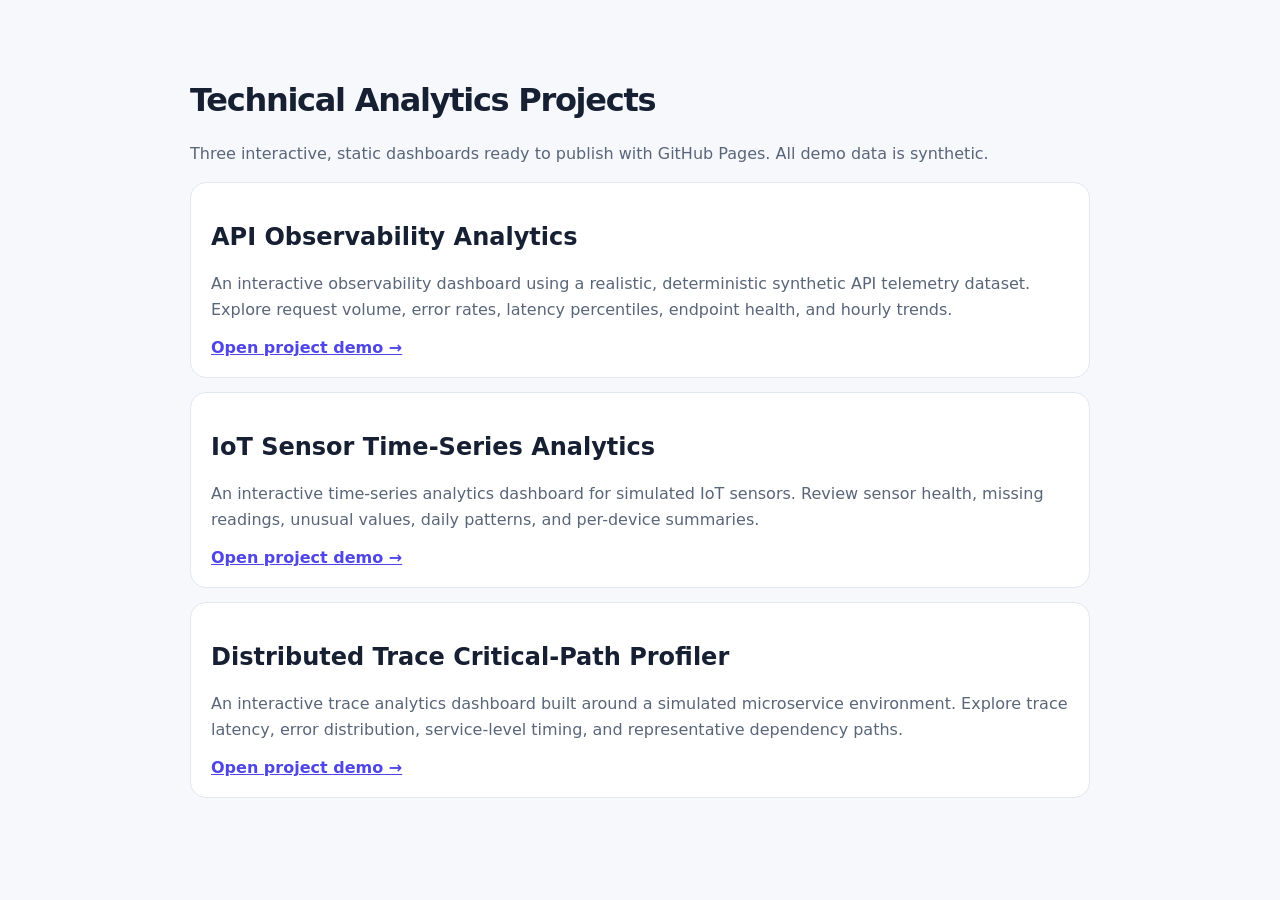
<file: index.html>
<!doctype html><html lang="en"><head><meta charset="utf-8"><meta name="viewport" content="width=device-width,initial-scale=1"><title>Technical Analytics Projects</title><style>body{font-family:system-ui,sans-serif;background:#f6f8fc;color:#172033;max-width:900px;margin:40px auto;padding:20px}h1{letter-spacing:-.04em}.card{background:white;border:1px solid #e2e8f0;border-radius:16px;padding:20px;margin:14px 0}.card a{color:#4f46e5;font-weight:700}p{color:#596579;line-height:1.6}</style></head><body><h1>Technical Analytics Projects</h1><p>Three interactive, static dashboards ready to publish with GitHub Pages. All demo data is synthetic.</p><section class="card"><h2>API Observability Analytics</h2><p>An interactive observability dashboard using a realistic, deterministic synthetic API telemetry dataset. Explore request volume, error rates, latency percentiles, endpoint health, and hourly trends.</p><a href="01-api-observability-analytics/index.html">Open project demo →</a></section><section class="card"><h2>IoT Sensor Time-Series Analytics</h2><p>An interactive time-series analytics dashboard for simulated IoT sensors. Review sensor health, missing readings, unusual values, daily patterns, and per-device summaries.</p><a href="02-iot-sensor-time-series-analytics/index.html">Open project demo →</a></section><section class="card"><h2>Distributed Trace Critical-Path Profiler</h2><p>An interactive trace analytics dashboard built around a simulated microservice environment. Explore trace latency, error distribution, service-level timing, and representative dependency paths.</p><a href="03-distributed-trace-critical-path-profiler/index.html">Open project demo →</a></section></body></html>
</file>
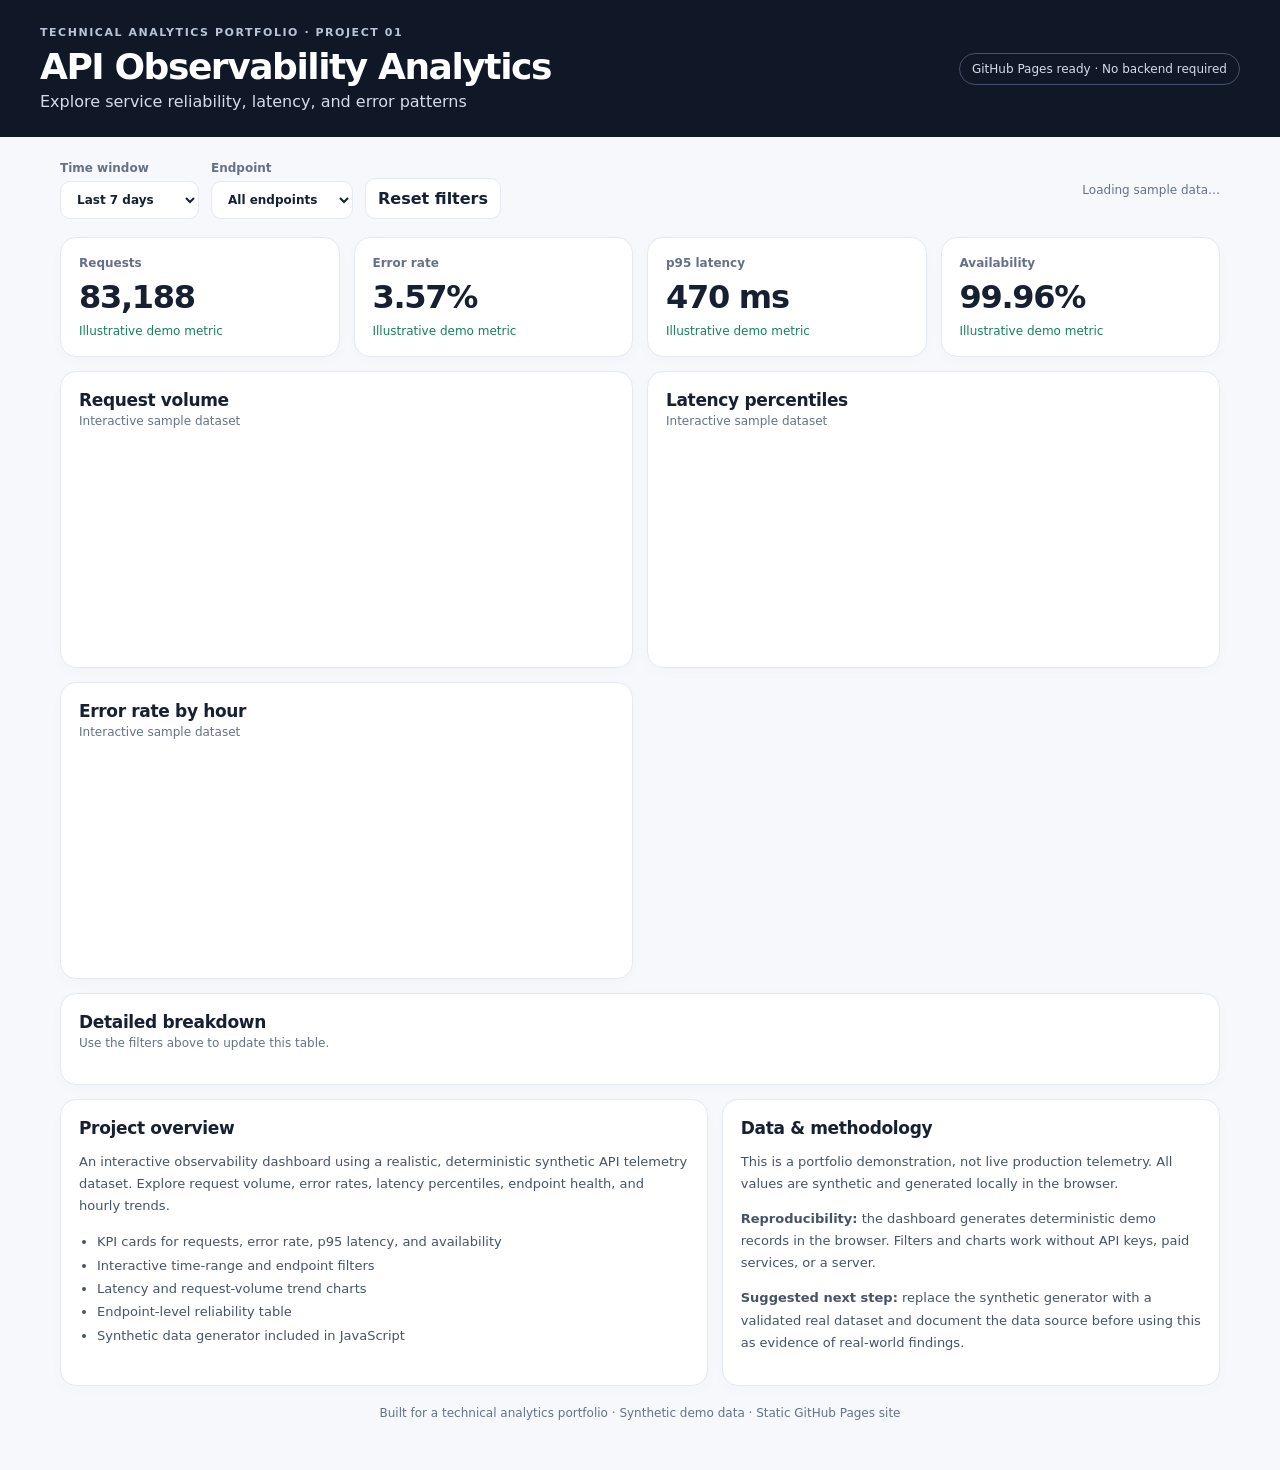
<file: 01-api-observability-analytics/index.html>
<!doctype html>
<html lang="en"><head><meta charset="utf-8"><meta name="viewport" content="width=device-width,initial-scale=1"><meta name="description" content="An interactive observability dashboard using a realistic, deterministic synthetic API telemetry dataset. Explore request volume, error rates, latency percentiles, endpoint health, and hourly trends."><title>API Observability Analytics</title><link rel="stylesheet" href="styles.css"></head>
<body data-project="api">
<header><div><div class="eyebrow">Technical Analytics Portfolio · Project 01</div><h1>API Observability Analytics</h1><p>Explore service reliability, latency, and error patterns</p></div><span class="pill">GitHub Pages ready · No backend required</span></header>
<main class="wrap">
<div class="toolbar"><label class="field">Time window<select id="range"></select></label><label class="field">Endpoint<select id="filter"></select></label><button id="reset">Reset filters</button><div class="note" id="rowslabel">Loading sample data…</div></div>
<section class="grid"><div class="card"><div class="metric-label">Requests</div><div class="metric-value">128,430</div><div class="metric-foot">Illustrative demo metric</div></div><div class="card"><div class="metric-label">Error rate</div><div class="metric-value">1.84%</div><div class="metric-foot">Illustrative demo metric</div></div><div class="card"><div class="metric-label">p95 latency</div><div class="metric-value">428 ms</div><div class="metric-foot">Illustrative demo metric</div></div><div class="card"><div class="metric-label">Availability</div><div class="metric-value">99.92%</div><div class="metric-foot">Illustrative demo metric</div></div></section>
<section class="charts"><section class="card chart-card"><h2 class="section-title" id="requeststitle">Request volume</h2><p class="section-sub">Interactive sample dataset</p><div class="chart" id="requests"></div></section><section class="card chart-card"><h2 class="section-title" id="latencytitle">Latency percentiles</h2><p class="section-sub">Interactive sample dataset</p><div class="chart" id="latency"></div></section><section class="card chart-card"><h2 class="section-title" id="errorstitle">Error rate by hour</h2><p class="section-sub">Interactive sample dataset</p><div class="chart" id="errors"></div></section></section>
<section class="card table-card"><h2 class="section-title">Detailed breakdown</h2><p class="section-sub">Use the filters above to update this table.</p><table><thead id="tablehead"></thead><tbody id="tablebody"></tbody></table></section>
<section class="about"><article class="card"><h2 class="section-title">Project overview</h2><p>An interactive observability dashboard using a realistic, deterministic synthetic API telemetry dataset. Explore request volume, error rates, latency percentiles, endpoint health, and hourly trends.</p><ul><li>KPI cards for requests, error rate, p95 latency, and availability</li><li>Interactive time-range and endpoint filters</li><li>Latency and request-volume trend charts</li><li>Endpoint-level reliability table</li><li>Synthetic data generator included in JavaScript</li></ul></article><article class="card"><h2 class="section-title">Data & methodology</h2><p>This is a portfolio demonstration, not live production telemetry. All values are synthetic and generated locally in the browser.</p><p><strong>Reproducibility:</strong> the dashboard generates deterministic demo records in the browser. Filters and charts work without API keys, paid services, or a server.</p><p><strong>Suggested next step:</strong> replace the synthetic generator with a validated real dataset and document the data source before using this as evidence of real-world findings.</p></article></section>
<div class="foot">Built for a technical analytics portfolio · Synthetic demo data · Static GitHub Pages site</div>
</main><script src="app.js"></script></body></html>
</file>
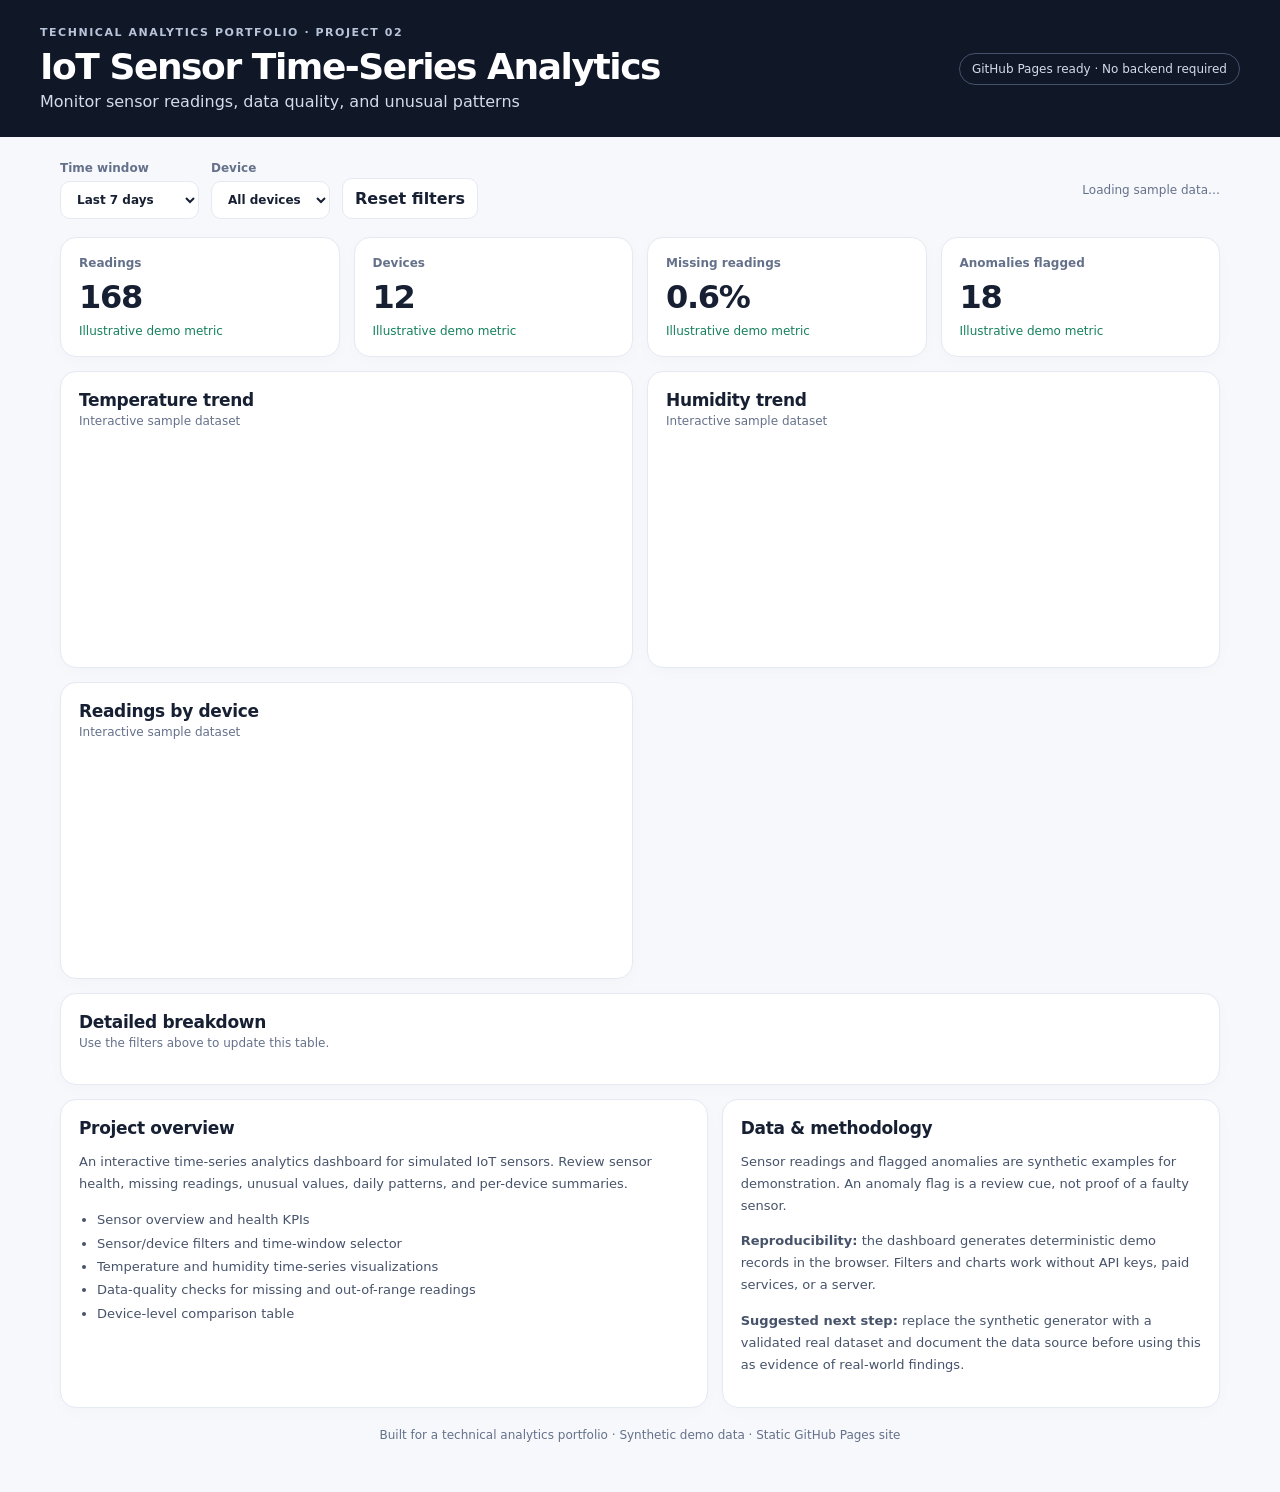
<file: 02-iot-sensor-time-series-analytics/index.html>
<!doctype html>
<html lang="en"><head><meta charset="utf-8"><meta name="viewport" content="width=device-width,initial-scale=1"><meta name="description" content="An interactive time-series analytics dashboard for simulated IoT sensors. Review sensor health, missing readings, unusual values, daily patterns, and per-device summaries."><title>IoT Sensor Time-Series Analytics</title><link rel="stylesheet" href="styles.css"></head>
<body data-project="iot">
<header><div><div class="eyebrow">Technical Analytics Portfolio · Project 02</div><h1>IoT Sensor Time-Series Analytics</h1><p>Monitor sensor readings, data quality, and unusual patterns</p></div><span class="pill">GitHub Pages ready · No backend required</span></header>
<main class="wrap">
<div class="toolbar"><label class="field">Time window<select id="range"></select></label><label class="field">Device<select id="filter"></select></label><button id="reset">Reset filters</button><div class="note" id="rowslabel">Loading sample data…</div></div>
<section class="grid"><div class="card"><div class="metric-label">Readings</div><div class="metric-value">24,000</div><div class="metric-foot">Illustrative demo metric</div></div><div class="card"><div class="metric-label">Devices</div><div class="metric-value">12</div><div class="metric-foot">Illustrative demo metric</div></div><div class="card"><div class="metric-label">Missing readings</div><div class="metric-value">0.7%</div><div class="metric-foot">Illustrative demo metric</div></div><div class="card"><div class="metric-label">Anomalies flagged</div><div class="metric-value">37</div><div class="metric-foot">Illustrative demo metric</div></div></section>
<section class="charts"><section class="card chart-card"><h2 class="section-title" id="temperaturetitle">Temperature trend</h2><p class="section-sub">Interactive sample dataset</p><div class="chart" id="temperature"></div></section><section class="card chart-card"><h2 class="section-title" id="humiditytitle">Humidity trend</h2><p class="section-sub">Interactive sample dataset</p><div class="chart" id="humidity"></div></section><section class="card chart-card"><h2 class="section-title" id="devicestitle">Readings by device</h2><p class="section-sub">Interactive sample dataset</p><div class="chart" id="devices"></div></section></section>
<section class="card table-card"><h2 class="section-title">Detailed breakdown</h2><p class="section-sub">Use the filters above to update this table.</p><table><thead id="tablehead"></thead><tbody id="tablebody"></tbody></table></section>
<section class="about"><article class="card"><h2 class="section-title">Project overview</h2><p>An interactive time-series analytics dashboard for simulated IoT sensors. Review sensor health, missing readings, unusual values, daily patterns, and per-device summaries.</p><ul><li>Sensor overview and health KPIs</li><li>Sensor/device filters and time-window selector</li><li>Temperature and humidity time-series visualizations</li><li>Data-quality checks for missing and out-of-range readings</li><li>Device-level comparison table</li></ul></article><article class="card"><h2 class="section-title">Data & methodology</h2><p>Sensor readings and flagged anomalies are synthetic examples for demonstration. An anomaly flag is a review cue, not proof of a faulty sensor.</p><p><strong>Reproducibility:</strong> the dashboard generates deterministic demo records in the browser. Filters and charts work without API keys, paid services, or a server.</p><p><strong>Suggested next step:</strong> replace the synthetic generator with a validated real dataset and document the data source before using this as evidence of real-world findings.</p></article></section>
<div class="foot">Built for a technical analytics portfolio · Synthetic demo data · Static GitHub Pages site</div>
</main><script src="app.js"></script></body></html>
</file>
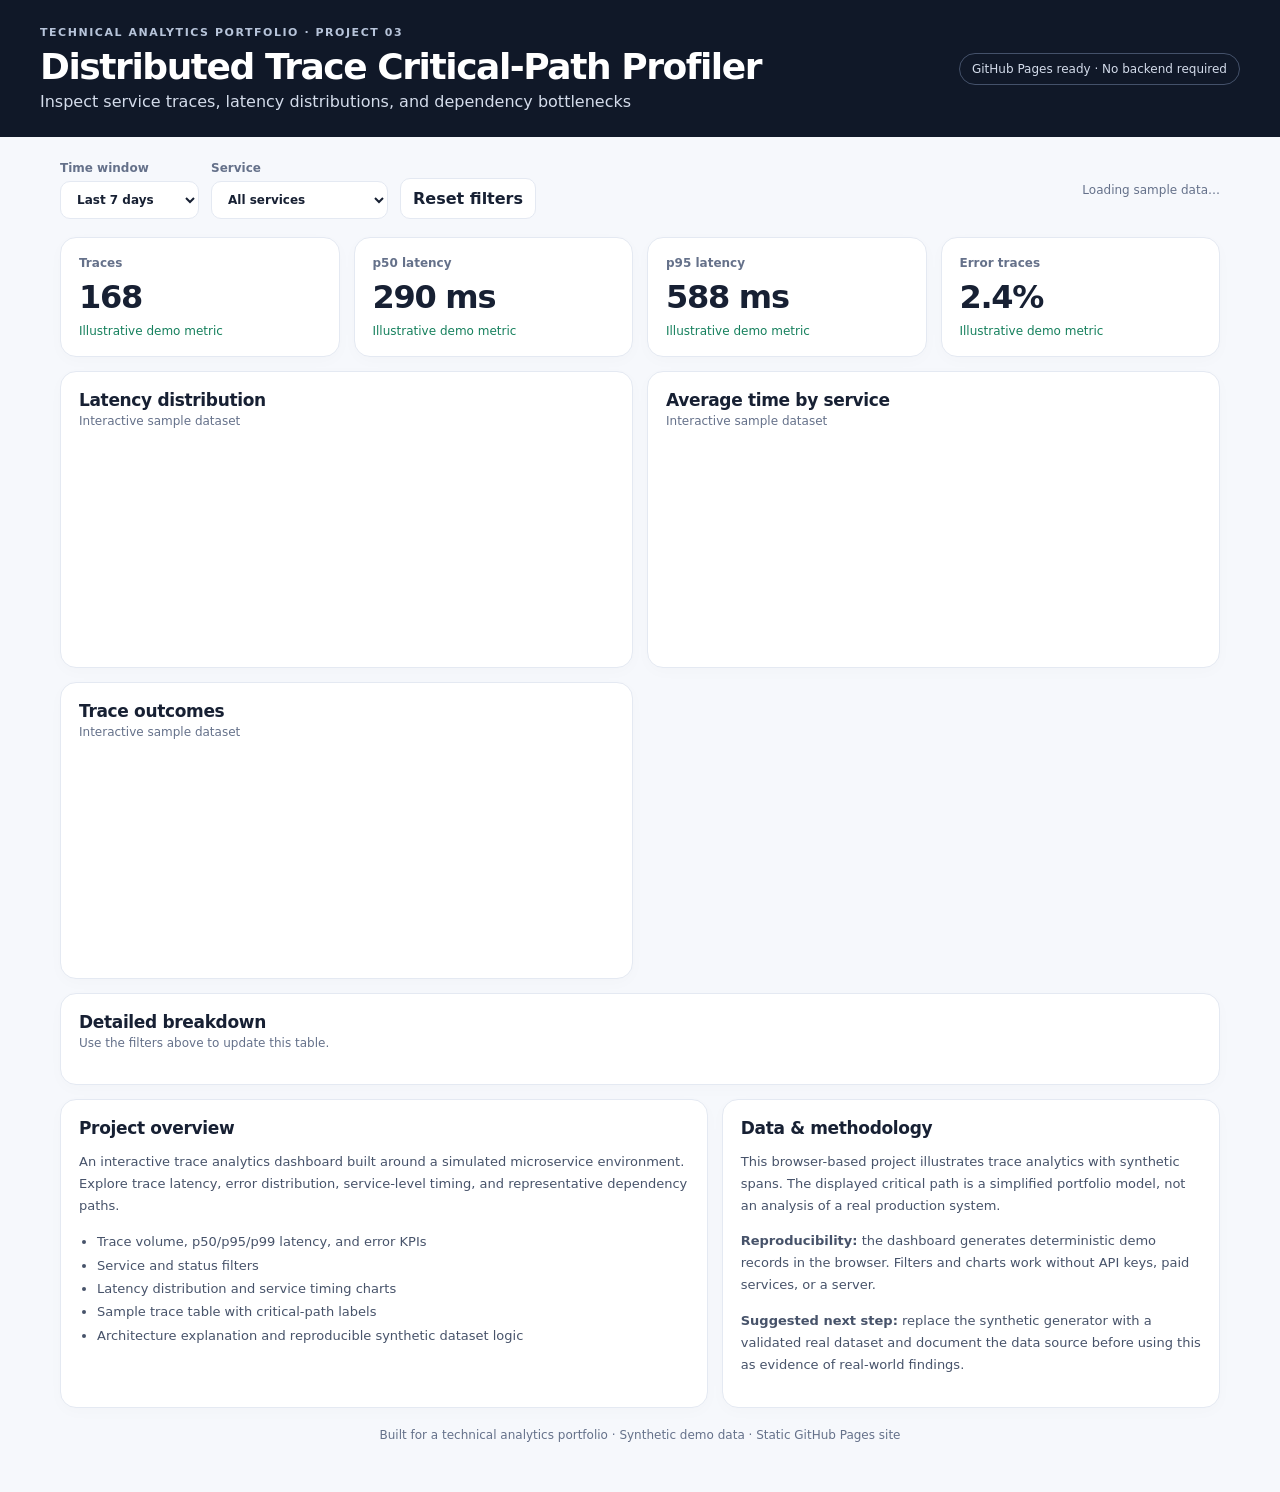
<file: 03-distributed-trace-critical-path-profiler/index.html>
<!doctype html>
<html lang="en"><head><meta charset="utf-8"><meta name="viewport" content="width=device-width,initial-scale=1"><meta name="description" content="An interactive trace analytics dashboard built around a simulated microservice environment. Explore trace latency, error distribution, service-level timing, and representative dependency paths."><title>Distributed Trace Critical-Path Profiler</title><link rel="stylesheet" href="styles.css"></head>
<body data-project="trace">
<header><div><div class="eyebrow">Technical Analytics Portfolio · Project 03</div><h1>Distributed Trace Critical-Path Profiler</h1><p>Inspect service traces, latency distributions, and dependency bottlenecks</p></div><span class="pill">GitHub Pages ready · No backend required</span></header>
<main class="wrap">
<div class="toolbar"><label class="field">Time window<select id="range"></select></label><label class="field">Service<select id="filter"></select></label><button id="reset">Reset filters</button><div class="note" id="rowslabel">Loading sample data…</div></div>
<section class="grid"><div class="card"><div class="metric-label">Traces</div><div class="metric-value">1,000</div><div class="metric-foot">Illustrative demo metric</div></div><div class="card"><div class="metric-label">p50 latency</div><div class="metric-value">182 ms</div><div class="metric-foot">Illustrative demo metric</div></div><div class="card"><div class="metric-label">p95 latency</div><div class="metric-value">641 ms</div><div class="metric-foot">Illustrative demo metric</div></div><div class="card"><div class="metric-label">Error traces</div><div class="metric-value">2.1%</div><div class="metric-foot">Illustrative demo metric</div></div></section>
<section class="charts"><section class="card chart-card"><h2 class="section-title" id="latencytitle">Latency distribution</h2><p class="section-sub">Interactive sample dataset</p><div class="chart" id="latency"></div></section><section class="card chart-card"><h2 class="section-title" id="servicestitle">Average time by service</h2><p class="section-sub">Interactive sample dataset</p><div class="chart" id="services"></div></section><section class="card chart-card"><h2 class="section-title" id="outcomestitle">Trace outcomes</h2><p class="section-sub">Interactive sample dataset</p><div class="chart" id="outcomes"></div></section></section>
<section class="card table-card"><h2 class="section-title">Detailed breakdown</h2><p class="section-sub">Use the filters above to update this table.</p><table><thead id="tablehead"></thead><tbody id="tablebody"></tbody></table></section>
<section class="about"><article class="card"><h2 class="section-title">Project overview</h2><p>An interactive trace analytics dashboard built around a simulated microservice environment. Explore trace latency, error distribution, service-level timing, and representative dependency paths.</p><ul><li>Trace volume, p50/p95/p99 latency, and error KPIs</li><li>Service and status filters</li><li>Latency distribution and service timing charts</li><li>Sample trace table with critical-path labels</li><li>Architecture explanation and reproducible synthetic dataset logic</li></ul></article><article class="card"><h2 class="section-title">Data & methodology</h2><p>This browser-based project illustrates trace analytics with synthetic spans. The displayed critical path is a simplified portfolio model, not an analysis of a real production system.</p><p><strong>Reproducibility:</strong> the dashboard generates deterministic demo records in the browser. Filters and charts work without API keys, paid services, or a server.</p><p><strong>Suggested next step:</strong> replace the synthetic generator with a validated real dataset and document the data source before using this as evidence of real-world findings.</p></article></section>
<div class="foot">Built for a technical analytics portfolio · Synthetic demo data · Static GitHub Pages site</div>
</main><script src="app.js"></script></body></html>
</file>
<file: 01-api-observability-analytics/styles.css>
:root{--bg:#f6f8fc;--panel:#fff;--ink:#172033;--muted:#65718a;--line:#e4e9f2;--accent:#4f46e5;--soft:color-mix(in srgb, var(--accent) 9%, white)}
*{box-sizing:border-box}body{margin:0;background:var(--bg);font-family:Inter,ui-sans-serif,system-ui,-apple-system,BlinkMacSystemFont,"Segoe UI",sans-serif;color:var(--ink)}header{background:#101828;color:#fff;padding:26px max(22px,calc((100vw - 1200px)/2));display:flex;justify-content:space-between;gap:20px;align-items:center;flex-wrap:wrap}header .eyebrow{font-size:11px;letter-spacing:.14em;text-transform:uppercase;color:#b7c4da;font-weight:800}h1{margin:7px 0 5px;font-size:clamp(24px,4vw,36px);letter-spacing:-.04em}header p{margin:0;color:#d4dceb} .pill{border:1px solid #44516a;border-radius:999px;padding:8px 12px;font-size:12px;color:#d4dceb;white-space:nowrap}.wrap{max-width:1200px;margin:0 auto;padding:24px 20px 50px}.toolbar{display:flex;gap:12px;flex-wrap:wrap;align-items:end;margin-bottom:18px}.field{display:flex;flex-direction:column;gap:6px;font-size:12px;font-weight:700;color:var(--muted)}select,button{font:inherit;border:1px solid var(--line);background:#fff;border-radius:10px;padding:10px 12px;color:var(--ink)}button{cursor:pointer;font-weight:700}button.primary{background:var(--accent);color:#fff;border-color:var(--accent)}.note{margin-left:auto;font-size:12px;color:var(--muted);align-self:center}.grid{display:grid;grid-template-columns:repeat(4,minmax(0,1fr));gap:14px}.card{background:var(--panel);border:1px solid var(--line);border-radius:16px;padding:18px;box-shadow:0 4px 16px #15213b05}.metric-label{font-size:12px;color:var(--muted);font-weight:700}.metric-value{font-size:clamp(24px,3vw,32px);font-weight:800;letter-spacing:-.04em;margin:8px 0}.metric-foot{font-size:12px;color:#16805d}.section-title{font-size:17px;margin:0 0 4px;letter-spacing:-.02em}.section-sub{font-size:12px;color:var(--muted);margin:0 0 16px}.charts{display:grid;grid-template-columns:repeat(2,minmax(0,1fr));gap:14px;margin-top:14px}.chart-card{min-height:280px}.chart{width:100%;height:205px;display:block;overflow:visible}.table-card{margin-top:14px;overflow:hidden}table{width:100%;border-collapse:collapse;font-size:13px}th,td{text-align:left;padding:12px;border-bottom:1px solid var(--line)}th{color:var(--muted);font-size:11px;text-transform:uppercase;letter-spacing:.05em;background:#fafbfe}tr:last-child td{border-bottom:0}.status{display:inline-block;border-radius:999px;padding:4px 8px;background:#e8f7ef;color:#13734d;font-size:11px;font-weight:800}.status.warn{background:#fff3db;color:#965b00}.status.bad{background:#ffe7e7;color:#a52828}.about{margin-top:14px;display:grid;grid-template-columns:1.3fr 1fr;gap:14px}.about ul{padding-left:18px;color:#47536a;line-height:1.8;font-size:13px}.about p{color:#47536a;font-size:13px;line-height:1.7}.foot{margin-top:20px;text-align:center;color:var(--muted);font-size:12px}a{color:var(--accent)}@media(max-width:800px){.grid{grid-template-columns:repeat(2,minmax(0,1fr))}.charts,.about{grid-template-columns:1fr}.note{margin-left:0;width:100%}}@media(max-width:430px){.grid{grid-template-columns:1fr 1fr}.card{padding:13px}.metric-value{font-size:23px}th,td{padding:9px 7px;font-size:11px}}
</file>
<file: 02-iot-sensor-time-series-analytics/styles.css>
:root{--bg:#f6f8fc;--panel:#fff;--ink:#172033;--muted:#65718a;--line:#e4e9f2;--accent:#0f766e;--soft:color-mix(in srgb, var(--accent) 9%, white)}
*{box-sizing:border-box}body{margin:0;background:var(--bg);font-family:Inter,ui-sans-serif,system-ui,-apple-system,BlinkMacSystemFont,"Segoe UI",sans-serif;color:var(--ink)}header{background:#101828;color:#fff;padding:26px max(22px,calc((100vw - 1200px)/2));display:flex;justify-content:space-between;gap:20px;align-items:center;flex-wrap:wrap}header .eyebrow{font-size:11px;letter-spacing:.14em;text-transform:uppercase;color:#b7c4da;font-weight:800}h1{margin:7px 0 5px;font-size:clamp(24px,4vw,36px);letter-spacing:-.04em}header p{margin:0;color:#d4dceb} .pill{border:1px solid #44516a;border-radius:999px;padding:8px 12px;font-size:12px;color:#d4dceb;white-space:nowrap}.wrap{max-width:1200px;margin:0 auto;padding:24px 20px 50px}.toolbar{display:flex;gap:12px;flex-wrap:wrap;align-items:end;margin-bottom:18px}.field{display:flex;flex-direction:column;gap:6px;font-size:12px;font-weight:700;color:var(--muted)}select,button{font:inherit;border:1px solid var(--line);background:#fff;border-radius:10px;padding:10px 12px;color:var(--ink)}button{cursor:pointer;font-weight:700}button.primary{background:var(--accent);color:#fff;border-color:var(--accent)}.note{margin-left:auto;font-size:12px;color:var(--muted);align-self:center}.grid{display:grid;grid-template-columns:repeat(4,minmax(0,1fr));gap:14px}.card{background:var(--panel);border:1px solid var(--line);border-radius:16px;padding:18px;box-shadow:0 4px 16px #15213b05}.metric-label{font-size:12px;color:var(--muted);font-weight:700}.metric-value{font-size:clamp(24px,3vw,32px);font-weight:800;letter-spacing:-.04em;margin:8px 0}.metric-foot{font-size:12px;color:#16805d}.section-title{font-size:17px;margin:0 0 4px;letter-spacing:-.02em}.section-sub{font-size:12px;color:var(--muted);margin:0 0 16px}.charts{display:grid;grid-template-columns:repeat(2,minmax(0,1fr));gap:14px;margin-top:14px}.chart-card{min-height:280px}.chart{width:100%;height:205px;display:block;overflow:visible}.table-card{margin-top:14px;overflow:hidden}table{width:100%;border-collapse:collapse;font-size:13px}th,td{text-align:left;padding:12px;border-bottom:1px solid var(--line)}th{color:var(--muted);font-size:11px;text-transform:uppercase;letter-spacing:.05em;background:#fafbfe}tr:last-child td{border-bottom:0}.status{display:inline-block;border-radius:999px;padding:4px 8px;background:#e8f7ef;color:#13734d;font-size:11px;font-weight:800}.status.warn{background:#fff3db;color:#965b00}.status.bad{background:#ffe7e7;color:#a52828}.about{margin-top:14px;display:grid;grid-template-columns:1.3fr 1fr;gap:14px}.about ul{padding-left:18px;color:#47536a;line-height:1.8;font-size:13px}.about p{color:#47536a;font-size:13px;line-height:1.7}.foot{margin-top:20px;text-align:center;color:var(--muted);font-size:12px}a{color:var(--accent)}@media(max-width:800px){.grid{grid-template-columns:repeat(2,minmax(0,1fr))}.charts,.about{grid-template-columns:1fr}.note{margin-left:0;width:100%}}@media(max-width:430px){.grid{grid-template-columns:1fr 1fr}.card{padding:13px}.metric-value{font-size:23px}th,td{padding:9px 7px;font-size:11px}}
</file>
<file: 03-distributed-trace-critical-path-profiler/styles.css>
:root{--bg:#f6f8fc;--panel:#fff;--ink:#172033;--muted:#65718a;--line:#e4e9f2;--accent:#b45309;--soft:color-mix(in srgb, var(--accent) 9%, white)}
*{box-sizing:border-box}body{margin:0;background:var(--bg);font-family:Inter,ui-sans-serif,system-ui,-apple-system,BlinkMacSystemFont,"Segoe UI",sans-serif;color:var(--ink)}header{background:#101828;color:#fff;padding:26px max(22px,calc((100vw - 1200px)/2));display:flex;justify-content:space-between;gap:20px;align-items:center;flex-wrap:wrap}header .eyebrow{font-size:11px;letter-spacing:.14em;text-transform:uppercase;color:#b7c4da;font-weight:800}h1{margin:7px 0 5px;font-size:clamp(24px,4vw,36px);letter-spacing:-.04em}header p{margin:0;color:#d4dceb} .pill{border:1px solid #44516a;border-radius:999px;padding:8px 12px;font-size:12px;color:#d4dceb;white-space:nowrap}.wrap{max-width:1200px;margin:0 auto;padding:24px 20px 50px}.toolbar{display:flex;gap:12px;flex-wrap:wrap;align-items:end;margin-bottom:18px}.field{display:flex;flex-direction:column;gap:6px;font-size:12px;font-weight:700;color:var(--muted)}select,button{font:inherit;border:1px solid var(--line);background:#fff;border-radius:10px;padding:10px 12px;color:var(--ink)}button{cursor:pointer;font-weight:700}button.primary{background:var(--accent);color:#fff;border-color:var(--accent)}.note{margin-left:auto;font-size:12px;color:var(--muted);align-self:center}.grid{display:grid;grid-template-columns:repeat(4,minmax(0,1fr));gap:14px}.card{background:var(--panel);border:1px solid var(--line);border-radius:16px;padding:18px;box-shadow:0 4px 16px #15213b05}.metric-label{font-size:12px;color:var(--muted);font-weight:700}.metric-value{font-size:clamp(24px,3vw,32px);font-weight:800;letter-spacing:-.04em;margin:8px 0}.metric-foot{font-size:12px;color:#16805d}.section-title{font-size:17px;margin:0 0 4px;letter-spacing:-.02em}.section-sub{font-size:12px;color:var(--muted);margin:0 0 16px}.charts{display:grid;grid-template-columns:repeat(2,minmax(0,1fr));gap:14px;margin-top:14px}.chart-card{min-height:280px}.chart{width:100%;height:205px;display:block;overflow:visible}.table-card{margin-top:14px;overflow:hidden}table{width:100%;border-collapse:collapse;font-size:13px}th,td{text-align:left;padding:12px;border-bottom:1px solid var(--line)}th{color:var(--muted);font-size:11px;text-transform:uppercase;letter-spacing:.05em;background:#fafbfe}tr:last-child td{border-bottom:0}.status{display:inline-block;border-radius:999px;padding:4px 8px;background:#e8f7ef;color:#13734d;font-size:11px;font-weight:800}.status.warn{background:#fff3db;color:#965b00}.status.bad{background:#ffe7e7;color:#a52828}.about{margin-top:14px;display:grid;grid-template-columns:1.3fr 1fr;gap:14px}.about ul{padding-left:18px;color:#47536a;line-height:1.8;font-size:13px}.about p{color:#47536a;font-size:13px;line-height:1.7}.foot{margin-top:20px;text-align:center;color:var(--muted);font-size:12px}a{color:var(--accent)}@media(max-width:800px){.grid{grid-template-columns:repeat(2,minmax(0,1fr))}.charts,.about{grid-template-columns:1fr}.note{margin-left:0;width:100%}}@media(max-width:430px){.grid{grid-template-columns:1fr 1fr}.card{padding:13px}.metric-value{font-size:23px}th,td{padding:9px 7px;font-size:11px}}
</file>
